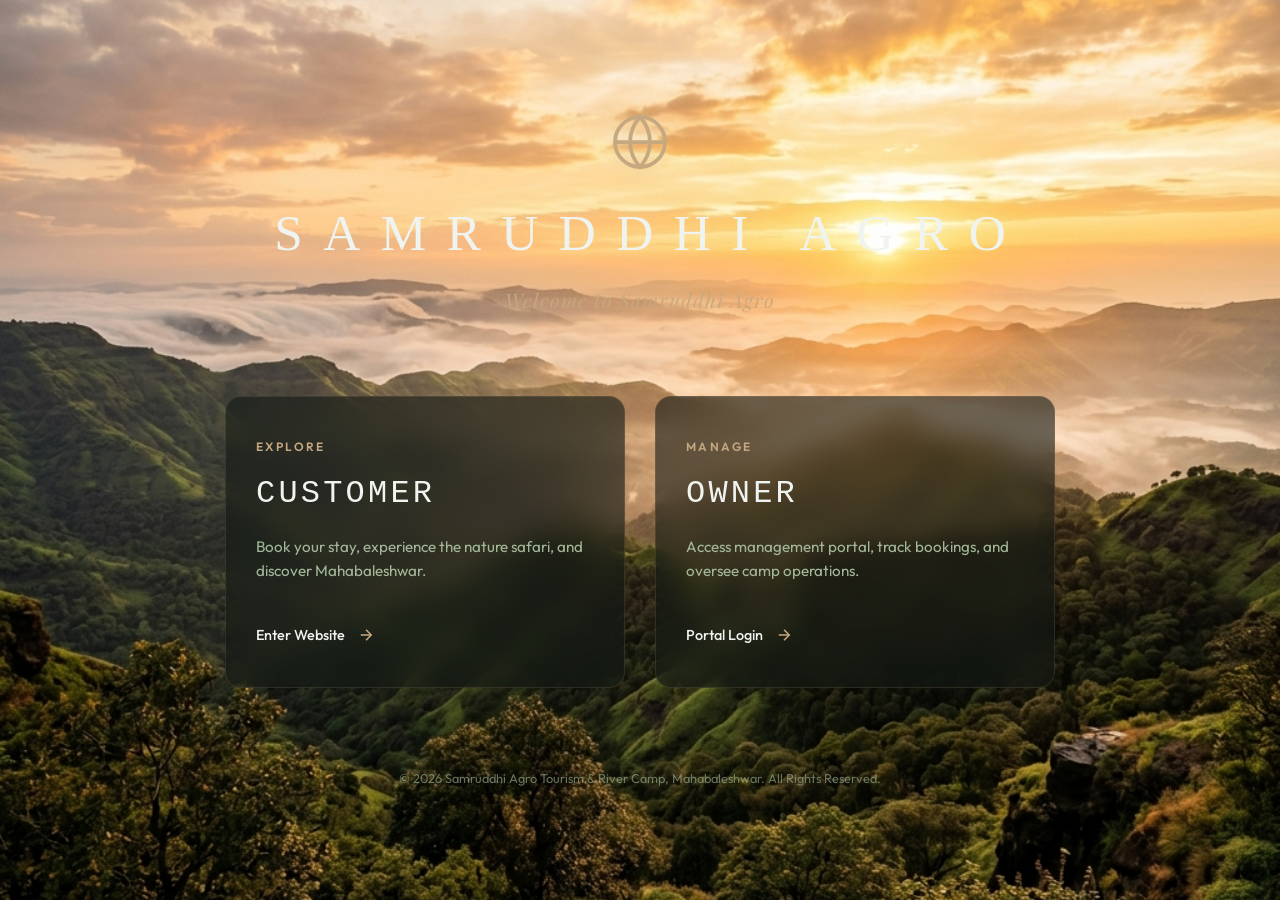
<file: index.html>
<!DOCTYPE html>
<html lang="en">

<head>
  <meta charset="UTF-8">
  <meta name="viewport" content="width=device-width, initial-scale=1.0">
  <title>Welcome to Samruddhi Agro | Mahabaleshwar</title>
  <link rel="stylesheet" href="css/global.css">
  <link rel="stylesheet" href="css/entry.css">
</head>

<body>
  <!-- Cinematic Background Container -->
  <div class="cinematic-bg-container">
    <div class="cinematic-bg"></div>
    <div class="mist-overlay"></div>
    <div class="color-overlay"></div>
  </div>

  <!-- Main Content Gateway -->
  <main class="gateway-wrapper">
    <header class="logo-area">
      <div class="logo-symbol">
        <svg viewBox="0 0 24 24" fill="none" stroke="currentColor" stroke-width="1.5">
          <circle cx="12" cy="12" r="10" />
          <path d="M12 2a15.3 15.3 0 0 1 4 10 15.3 15.3 0 0 1-4 10 15.3 15.3 0 0 1-4-10 15.3 15.3 0 0 1 4-10z" />
          <path d="M2 12h20" />
        </svg>
      </div>
      <h1 class="brand-title">SAMRUDDHI AGRO</h1>
      <p class="brand-subtitle">Welcome to Samruddhi Agro</p>
    </header>

    <div class="selection-container">
      <!-- Customer Card -->
      <a href="customer.html" class="choice-card" id="choice-customer">
        <div class="card-glow"></div>
        <div class="card-content">
          <span class="card-role">EXPLORE</span>
          <h2 class="card-title">CUSTOMER</h2>
          <p class="card-desc">Book your stay, experience the nature safari, and discover Mahabaleshwar.</p>
          <div class="card-btn">
            <span>Enter Website</span>
            <svg class="arrow-icon" viewBox="0 0 24 24" fill="none" stroke="currentColor" stroke-width="2">
              <line x1="5" y1="12" x2="19" y2="12"></line>
              <polyline points="12 5 19 12 12 19"></polyline>
            </svg>
          </div>
        </div>
      </a>

      <!-- Owner Card -->
      <a href="owner.html" class="choice-card" id="choice-owner">
        <div class="card-glow"></div>
        <div class="card-content">
          <span class="card-role">MANAGE</span>
          <h2 class="card-title">OWNER</h2>
          <p class="card-desc">Access management portal, track bookings, and oversee camp operations.</p>
          <div class="card-btn">
            <span>Portal Login</span>
            <svg class="arrow-icon" viewBox="0 0 24 24" fill="none" stroke="currentColor" stroke-width="2">
              <line x1="5" y1="12" x2="19" y2="12"></line>
              <polyline points="12 5 19 12 12 19"></polyline>
            </svg>
          </div>
        </div>
      </a>
    </div>

    <footer class="entry-footer">
      <p>&copy; 2026 Samruddhi Agro Tourism & River Camp, Mahabaleshwar. All Rights Reserved.</p>
    </footer>
  </main>

  <script>
    document.querySelectorAll('.choice-card').forEach(card => {
      card.addEventListener('mousemove', e => {
        const rect = card.getBoundingClientRect();
        const x = e.clientX - rect.left;
        const y = e.clientY - rect.top;
        card.style.setProperty('--x', `${x}px`);
        card.style.setProperty('--y', `${y}px`);
      });
    });
  </script>
</body>

</html>
</file>
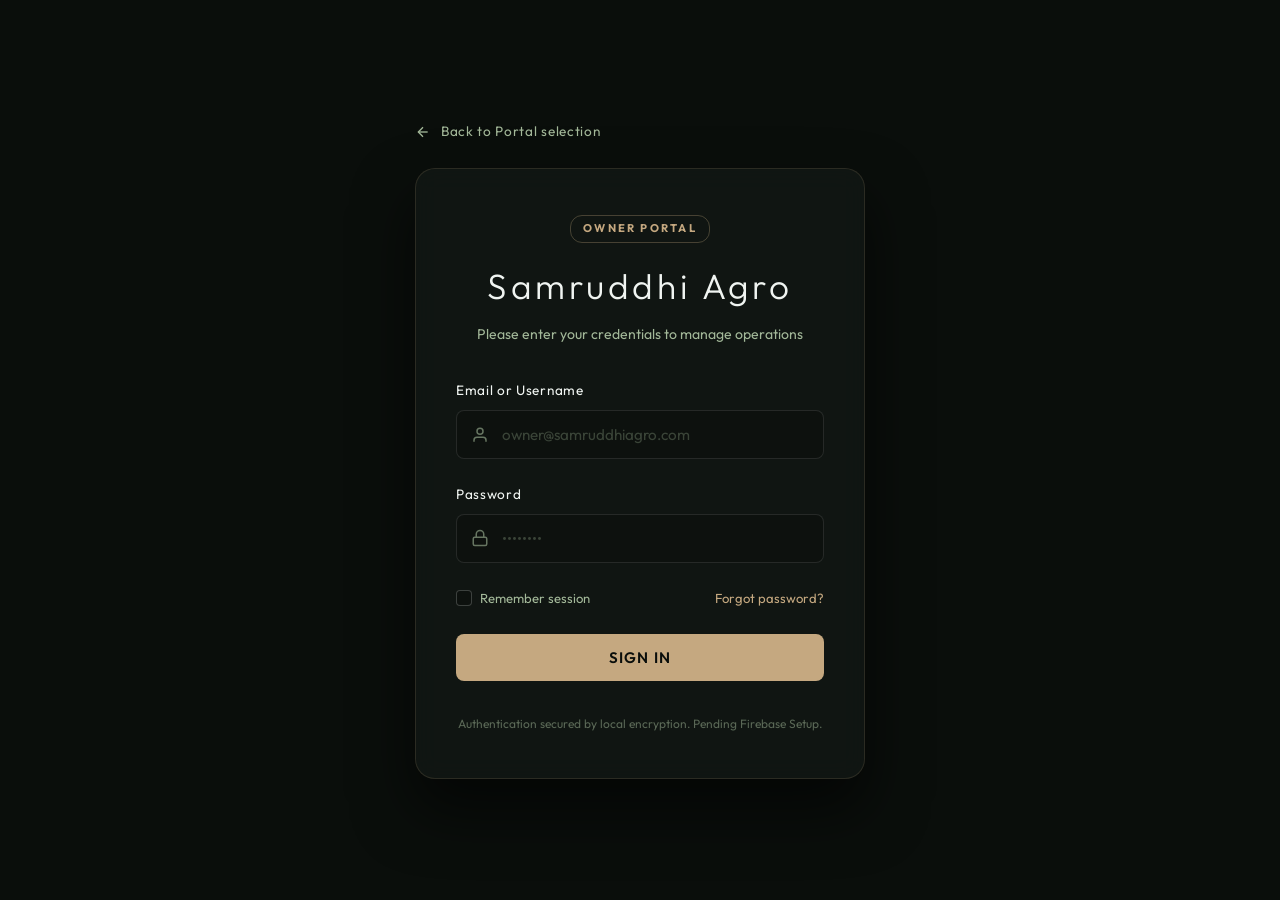
<file: owner.html>
<!DOCTYPE html>
<html lang="en">

<head>
  <meta charset="UTF-8">
  <meta name="viewport" content="width=device-width, initial-scale=1.0">
  <title>Owner Portal Login | Samruddhi Agro</title>
  <link rel="stylesheet" href="css/global.css">
  <link rel="stylesheet" href="css/owner.css">
</head>

<body>
  <!-- Background -->
  <div class="login-bg-overlay"></div>

  <main class="login-wrapper">
    <!-- Back Button -->
    <a href="index.html" class="back-link">
      <svg class="back-arrow" viewBox="0 0 24 24" fill="none" stroke="currentColor" stroke-width="2">
        <line x1="19" y1="12" x2="5" y2="12"></line>
        <polyline points="12 19 5 12 12 5"></polyline>
      </svg>
      <span>Back to Portal selection</span>
    </a>

    <!-- Login Card -->
    <div class="login-card">
      <header class="login-header">
        <div class="brand-badge">OWNER PORTAL</div>
        <h1>Samruddhi Agro</h1>
        <p>Please enter your credentials to manage operations</p>
      </header>

      <form class="login-form"
        onsubmit="event.preventDefault(); alert('Authentication system is currently offline. Backend integration is pending.');">
        <div class="form-field">
          <label for="username">Email or Username</label>
          <div class="input-wrapper">
            <svg class="input-icon" viewBox="0 0 24 24" fill="none" stroke="currentColor" stroke-width="2">
              <path d="M20 21v-2a4 4 0 0 0-4-4H8a4 4 0 0 0-4 4v2" />
              <circle cx="12" cy="7" r="4" />
            </svg>
            <input type="text" id="username" placeholder="owner@samruddhiagro.com" required>
          </div>
        </div>

        <div class="form-field">
          <label for="password">Password</label>
          <div class="input-wrapper">
            <svg class="input-icon" viewBox="0 0 24 24" fill="none" stroke="currentColor" stroke-width="2">
              <rect x="3" y="11" width="18" height="11" rx="2" ry="2" />
              <path d="M7 11V7a5 5 0 0 1 10 0v4" />
            </svg>
            <input type="password" id="password" placeholder="••••••••" required>
          </div>
        </div>

        <div class="login-options">
          <label class="remember-me">
            <input type="checkbox">
            <span class="checkmark"></span>
            <span>Remember session</span>
          </label>
          <a href="#" class="forgot-pass" onclick="alert('Password recovery is not configured yet.');">Forgot
            password?</a>
        </div>

        <button type="submit" class="submit-login-btn">Sign In</button>
      </form>

      <div class="login-footer">
        <p>Authentication secured by local encryption. Pending Firebase Setup.</p>
      </div>
    </div>
  </main>
</body>

</html>
</file>
<file: css/global.css>
/* Global Styles & Design System */
@import url('https://fonts.googleapis.com/css2?family=Outfit:wght@200;300;400;500;600;700;800&family=Playfair+Display:ital,wght@0,400;0,600;1,400&display=swap');

:root {
  /* Colors */
  --bg-primary: #0a0e0b;          /* Dark Obsidian Forest */
  --bg-secondary: #121814;        /* Slightly lighter dark background */
  --text-primary: #f0f4f1;        /* Off-white */
  --text-secondary: #a3b899;      /* Muted sage green/grey */
  --accent-gold: #c5a880;         /* Soft premium gold */
  --accent-gold-hover: #dfc5a0;   /* Brighter gold for hover states */
  --accent-green: #1f3a24;        /* Deep forest green */
  --accent-green-glow: rgba(31, 58, 36, 0.4);
  
  /* Glassmorphism */
  --glass-bg: rgba(18, 24, 20, 0.6);
  --glass-border: rgba(197, 168, 128, 0.15);
  --glass-blur: blur(12px);

  /* Fonts */
  --font-sans: 'Outfit', -apple-system, BlinkMacSystemFont, "Segoe UI", Roboto, sans-serif;
  --font-serif: 'Playfair Display', Georgia, serif;

  /* Transitions */
  --transition-fast: 0.2s ease;
  --transition-medium: 0.4s cubic-bezier(0.25, 0.8, 0.25, 1);
  --transition-slow: 0.8s cubic-bezier(0.25, 0.8, 0.25, 1);
}

/* Reset and Base Styles */
* {
  margin: 0;
  padding: 0;
  box-sizing: border-box;
}

html {
  scroll-behavior: smooth;
  background-color: var(--bg-primary);
  color: var(--text-primary);
  font-family: var(--font-sans);
  overflow-x: hidden;
}

body {
  min-height: 100vh;
  line-height: 1.6;
}

a {
  text-decoration: none;
  color: inherit;
  transition: var(--transition-fast);
}

button {
  background: none;
  border: none;
  font-family: inherit;
  cursor: pointer;
}

/* Utility Scrollbar Styling */
::-webkit-scrollbar {
  width: 8px;
}
::-webkit-scrollbar-track {
  background: var(--bg-primary);
}
::-webkit-scrollbar-thumb {
  background: var(--accent-green);
  border-radius: 4px;
}
::-webkit-scrollbar-thumb:hover {
  background: var(--accent-gold);
}

/* Section Container */
section {
  position: relative;
  width: 100%;
  padding: 80px 10%;
  overflow: hidden;
}

@media (max-width: 768px) {
  section {
    padding: 60px 5%;
  }
}
</file>
<file: css/entry.css>
/* Entry Gateway styling */

body {
  overflow: hidden;
  display: flex;
  justify-content: center;
  align-items: center;
  perspective: 1000px;
}

/* Cinematic Zoom Background */
.cinematic-bg-container {
  position: fixed;
  top: 0;
  left: 0;
  width: 100%;
  height: 100%;
  z-index: -2;
  overflow: hidden;
}

.cinematic-bg {
  position: absolute;
  top: 0;
  left: 0;
  width: 100%;
  height: 100%;
  background-image: url('../assets/hero-bg.png');
  background-size: cover;
  background-position: center;
  animation: kenBurnsZoom 30s infinite alternate ease-in-out;
}

.color-overlay {
  position: absolute;
  top: 0;
  left: 0;
  width: 100%;
  height: 100%;
  background: linear-gradient(135deg,
      rgba(10, 14, 11, 0.9) 0%,
      rgba(10, 14, 11, 0.7) 40%,
      rgba(31, 58, 36, 0.4) 100%);
  mix-blend-mode: multiply;
  z-index: -1;
}

/* Subtle Animated Mist Overlay */
.mist-overlay {
  position: absolute;
  top: 0;
  left: 0;
  width: 200%;
  height: 100%;
  background: repeating-linear-gradient(90deg,
      rgba(255, 255, 255, 0) 0%,
      rgba(255, 255, 255, 0.03) 25%,
      rgba(255, 255, 255, 0) 50%);
  filter: blur(40px);
  animation: mistMove 60s infinite linear;
  z-index: -1;
  opacity: 0.8;
}

/* Layout Wrapper */
.gateway-wrapper {
  max-width: 1200px;
  width: 90%;
  padding: 40px;
  display: flex;
  flex-direction: column;
  align-items: center;
  justify-content: space-between;
  min-height: 80vh;
  z-index: 10;
  animation: fadeUp 1.2s cubic-bezier(0.25, 0.8, 0.25, 1) forwards;
}

/* Header logo style */
.logo-area {
  text-align: center;
  margin-bottom: 40px;
}

.logo-symbol {
  width: 60px;
  height: 60px;
  color: var(--accent-gold);
  margin: 0 auto 20px;
  animation: rotateSlow 20s infinite linear;
  filter: drop-shadow(0 0 10px rgba(197, 168, 128, 0.3));
}

.brand-title {
  font-family: 'Georgia', 'Palatino Linotype', 'Book Antiqua', Palatino, serif;
  font-size: 3.2rem;
  font-weight: 200;
  letter-spacing: 0.4em;
  margin-right: -0.4em;
  /* Compensate for letter spacing */
  color: var(--text-primary);
  text-shadow: 0 0 30px rgba(240, 244, 241, 0.2);
  margin-bottom: 10px;
}

.brand-subtitle {
  font-family: var(--font-serif);
  font-size: 1.25rem;
  font-style: italic;
  color: var(--accent-gold);
  letter-spacing: 0.05em;
  opacity: 0.9;
}

/* Selection Cards container */
.selection-container {
  display: flex;
  gap: 30px;
  width: 100%;
  max-width: 900px;
  justify-content: center;
  margin: 40px 0;
}

/* Premium Card layout */
.choice-card {
  position: relative;
  flex: 1;
  max-width: 400px;
  padding: 40px 30px;
  background: var(--glass-bg);
  border: 1px solid var(--glass-border);
  backdrop-filter: var(--glass-blur);
  -webkit-backdrop-filter: var(--glass-blur);
  border-radius: 16px;
  display: flex;
  flex-direction: column;
  justify-content: space-between;
  overflow: hidden;
  transition: transform 0.5s cubic-bezier(0.25, 0.8, 0.25, 1),
    border-color 0.5s var(--transition-fast),
    box-shadow 0.5s var(--transition-fast);
}

.choice-card::before {
  content: '';
  position: absolute;
  top: 0;
  left: 0;
  width: 100%;
  height: 100%;
  background: radial-gradient(800px circle at var(--x, 50%) var(--y, 50%),
      rgba(197, 168, 128, 0.06),
      transparent 40%);
  opacity: 0;
  transition: opacity 0.5s ease;
  pointer-events: none;
}

.choice-card:hover {
  transform: translateY(-8px) scale(1.02);
  border-color: rgba(197, 168, 128, 0.4);
  box-shadow: 0 20px 40px rgba(0, 0, 0, 0.5),
    0 0 30px var(--accent-green-glow);
}

.choice-card:hover::before {
  opacity: 1;
}

.card-glow {
  position: absolute;
  bottom: 0;
  left: 0;
  width: 100%;
  height: 4px;
  background: linear-gradient(90deg, var(--accent-green), var(--accent-gold));
  transform: scaleX(0);
  transform-origin: left;
  transition: transform 0.5s cubic-bezier(0.25, 0.8, 0.25, 1);
}

.choice-card:hover .card-glow {
  transform: scaleX(1);
}

.card-content {
  position: relative;
  z-index: 2;
  display: flex;
  flex-direction: column;
  height: 100%;
}

.card-role {
  font-size: 0.75rem;
  letter-spacing: 0.2em;
  color: var(--accent-gold);
  font-weight: 600;
  margin-bottom: 12px;
  text-transform: uppercase;
}

.card-title {
  font-family: 'SF Mono', 'Fira Code', 'Fira Mono', 'Roboto Mono', 'Courier New', monospace;
  font-size: 2rem;
  font-weight: 300;
  letter-spacing: 0.1em;
  color: var(--text-primary);
  margin-bottom: 16px;
}

.card-desc {
  font-size: 0.95rem;
  color: var(--text-secondary);
  line-height: 1.6;
  margin-bottom: 40px;
  flex-grow: 1;
}

.card-btn {
  display: flex;
  align-items: center;
  gap: 12px;
  font-size: 0.9rem;
  font-weight: 500;
  color: var(--text-primary);
  transition: color var(--transition-fast);
}

.arrow-icon {
  width: 18px;
  height: 18px;
  transform: translateX(0);
  transition: transform 0.3s ease;
  color: var(--accent-gold);
}

.choice-card:hover .card-btn {
  color: var(--accent-gold-hover);
}

.choice-card:hover .arrow-icon {
  transform: translateX(6px);
}

/* Footer Section */
.entry-footer {
  text-align: center;
  font-size: 0.8rem;
  color: var(--text-secondary);
  opacity: 0.6;
  margin-top: 40px;
}

/* Animations */
@keyframes kenBurnsZoom {
  0% {
    transform: scale(1) translate(0, 0);
  }

  100% {
    transform: scale(1.15) translate(-1%, -1%);
  }
}

@keyframes mistMove {
  0% {
    transform: translateX(0);
  }

  100% {
    transform: translateX(-50%);
  }
}

@keyframes rotateSlow {
  0% {
    transform: rotate(0deg);
  }

  100% {
    transform: rotate(360deg);
  }
}

@keyframes fadeUp {
  0% {
    opacity: 0;
    transform: translateY(20px);
  }

  100% {
    opacity: 1;
    transform: translateY(0);
  }
}

/* Responsive Scaling */
@media (max-width: 768px) {
  body {
    overflow: auto;
  }

  .gateway-wrapper {
    min-height: auto;
    padding: 20px 10px;
  }

  .brand-title {
    font-size: 2.2rem;
    letter-spacing: 0.3em;
  }

  .selection-container {
    flex-direction: column;
    align-items: center;
    gap: 20px;
  }

  .choice-card {
    width: 100%;
    max-width: 100%;
    padding: 30px 24px;
  }

  .card-desc {
    margin-bottom: 25px;
  }
}
</file>
<file: css/owner.css>
/* Owner Login Page Styles */

body {
  background: var(--bg-primary);
  display: flex;
  justify-content: center;
  align-items: center;
  min-height: 100vh;
  position: relative;
}

/* Background image with overlay */
.login-bg-overlay {
  position: fixed;
  top: 0;
  left: 0;
  width: 100%;
  height: 100%;
  background-image: url('../assets/hero-bg.png');
  background-size: cover;
  background-position: center;
  z-index: -2;
  filter: blur(4px) brightness(0.4);
}

/* Content wrapper */
.login-wrapper {
  width: 90%;
  max-width: 450px;
  display: flex;
  flex-direction: column;
  gap: 25px;
  z-index: 10;
  animation: fadeIn 0.8s ease-out;
}

/* Back navigation link styling */
.back-link {
  display: flex;
  align-items: center;
  gap: 10px;
  font-size: 0.85rem;
  color: var(--text-secondary);
  font-weight: 400;
  letter-spacing: 0.05em;
  width: fit-content;
}

.back-arrow {
  width: 16px;
  height: 16px;
  transform: translateX(0);
  transition: transform var(--transition-fast);
}

.back-link:hover {
  color: var(--text-primary);
}

.back-link:hover .back-arrow {
  transform: translateX(-4px);
}

/* Login card glassmorphism design */
.login-card {
  background: rgba(18, 24, 20, 0.8);
  border: 1px solid var(--glass-border);
  backdrop-filter: var(--glass-blur);
  -webkit-backdrop-filter: var(--glass-blur);
  border-radius: 20px;
  padding: 45px 40px;
  box-shadow: 0 30px 60px rgba(0, 0, 0, 0.6);
  display: flex;
  flex-direction: column;
  gap: 35px;
}

.login-header {
  text-align: center;
}

.brand-badge {
  display: inline-block;
  font-size: 0.7rem;
  font-weight: 700;
  letter-spacing: 0.2em;
  color: var(--accent-gold);
  border: 1px solid rgba(197, 168, 128, 0.3);
  padding: 4px 12px;
  border-radius: 12px;
  margin-bottom: 15px;
  text-transform: uppercase;
}

.login-header h1 {
  font-size: 2.2rem;
  font-weight: 300;
  letter-spacing: 0.1em;
  color: var(--text-primary);
  margin-bottom: 10px;
}

.login-header p {
  font-size: 0.88rem;
  color: var(--text-secondary);
  line-height: 1.5;
}

/* Form controls */
.login-form {
  display: flex;
  flex-direction: column;
  gap: 25px;
}

.form-field {
  display: flex;
  flex-direction: column;
  gap: 8px;
}

.form-field label {
  font-size: 0.85rem;
  font-weight: 400;
  color: var(--text-primary);
  letter-spacing: 0.05em;
}

.input-wrapper {
  position: relative;
  display: flex;
  align-items: center;
}

.input-icon {
  position: absolute;
  left: 15px;
  width: 18px;
  height: 18px;
  color: var(--text-secondary);
  opacity: 0.6;
}

.input-wrapper input {
  width: 100%;
  padding: 14px 15px 14px 45px;
  background: rgba(10, 14, 11, 0.4);
  border: 1px solid rgba(255, 255, 255, 0.1);
  border-radius: 8px;
  color: var(--text-primary);
  font-family: var(--font-sans);
  font-size: 0.95rem;
  transition: all var(--transition-fast);
}

.input-wrapper input::placeholder {
  color: var(--text-secondary);
  opacity: 0.3;
}

.input-wrapper input:focus {
  outline: none;
  border-color: var(--accent-gold);
  background: rgba(10, 14, 11, 0.6);
  box-shadow: 0 0 10px rgba(197, 168, 128, 0.1);
}

/* Extra options - remember me & forgot pass */
.login-options {
  display: flex;
  justify-content: space-between;
  align-items: center;
  font-size: 0.82rem;
}

.remember-me {
  display: flex;
  align-items: center;
  gap: 8px;
  cursor: pointer;
  user-select: none;
  color: var(--text-secondary);
}

.remember-me input {
  display: none;
}

.checkmark {
  position: relative;
  width: 16px;
  height: 16px;
  border: 1px solid rgba(255, 255, 255, 0.2);
  border-radius: 4px;
  background: rgba(10, 14, 11, 0.4);
  transition: all var(--transition-fast);
}

.remember-me input:checked ~ .checkmark {
  background: var(--accent-gold);
  border-color: var(--accent-gold);
}

.checkmark::after {
  content: '';
  position: absolute;
  display: none;
  left: 5px;
  top: 2px;
  width: 4px;
  height: 8px;
  border: solid var(--bg-primary);
  border-width: 0 2px 2px 0;
  transform: rotate(45deg);
}

.remember-me input:checked ~ .checkmark::after {
  display: block;
}

.forgot-pass {
  color: var(--accent-gold);
  transition: color var(--transition-fast);
}

.forgot-pass:hover {
  color: var(--accent-gold-hover);
}

/* Submit Button */
.submit-login-btn {
  padding: 14px;
  background: var(--accent-gold);
  color: var(--bg-primary);
  border-radius: 8px;
  font-weight: 600;
  font-size: 0.95rem;
  letter-spacing: 0.08em;
  text-transform: uppercase;
  transition: all var(--transition-fast);
}

.submit-login-btn:hover {
  background: var(--accent-gold-hover);
  box-shadow: 0 10px 25px rgba(197, 168, 128, 0.25);
  transform: translateY(-1px);
}

.login-footer {
  text-align: center;
  font-size: 0.75rem;
  color: var(--text-secondary);
  opacity: 0.5;
  line-height: 1.4;
}

/* Fade-in Animation */
@keyframes fadeIn {
  0% {
    opacity: 0;
    transform: translateY(15px);
  }
  100% {
    opacity: 1;
    transform: translateY(0);
  }
}

/* Responsive adjustments */
@media (max-width: 480px) {
  .login-card {
    padding: 30px 24px;
  }
}
</file>
